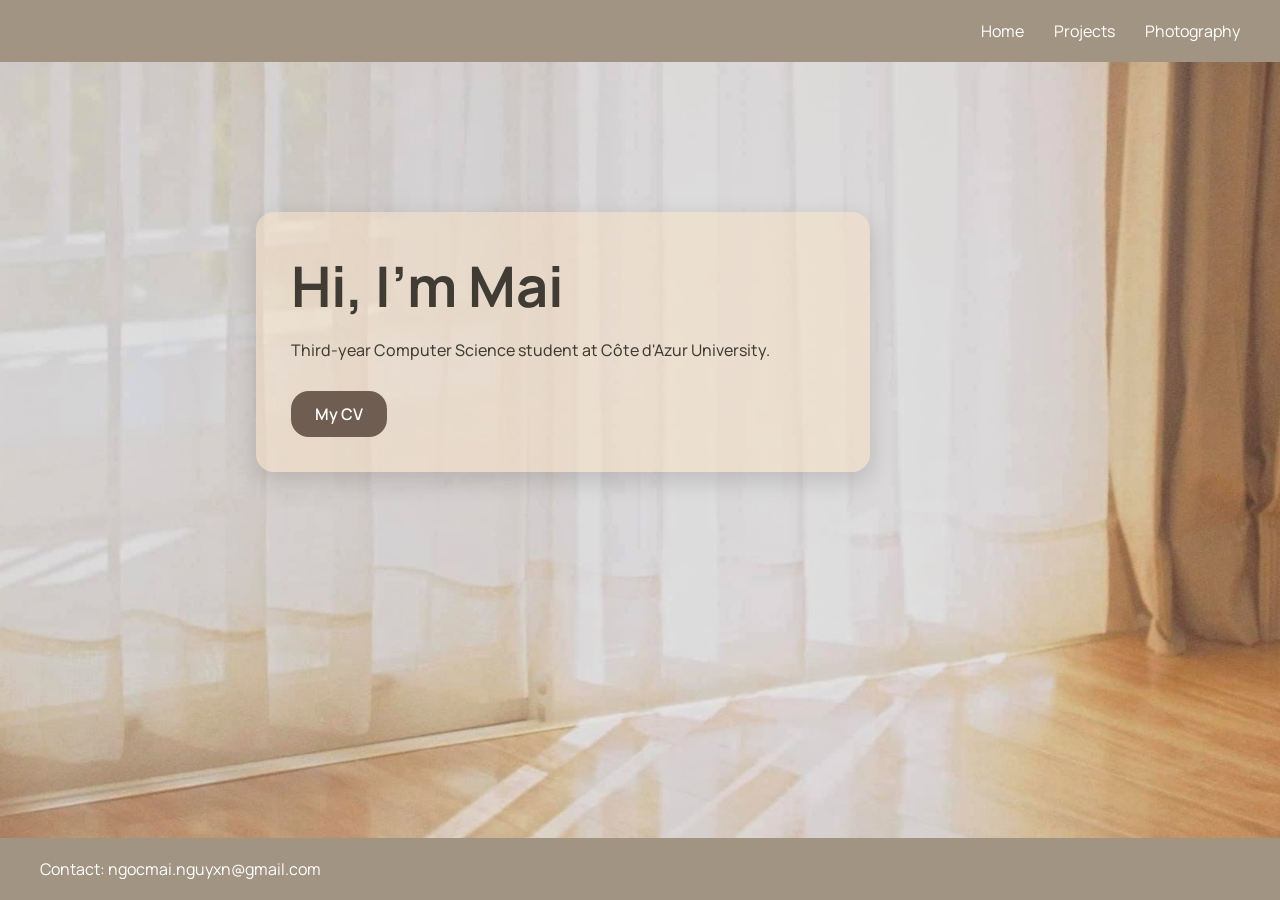
<file: index.html>
<!DOCTYPE html>
<html lang="fr">

<head>
    <meta name="viewport" content="width=device-width, initial-scale=1.0">
    <meta charset="utf-8">
    <title>Home</title>
    <link href="style/style.css" rel="stylesheet" >
    <link href="style/index.css" rel="stylesheet" >
    <link rel="preconnect" href="https://fonts.googleapis.com">
    <link rel="preconnect" href="https://fonts.gstatic.com" crossorigin>
    <link href="https://fonts.googleapis.com/css2?family=Google+Sans:ital,opsz,wght@0,17..18,400..700;1,17..18,400..700&family=Manrope:wght@200..800&family=Montserrat:ital,wght@0,100..900;1,100..900&family=Open+Sans:ital,wght@0,300..800;1,300..800&family=Work+Sans:ital,wght@0,100..900;1,100..900&display=swap" rel="stylesheet">
</head>

<body>
    <header>
        <nav>
            <a href="index.html">Home</a>
            <a href="projets.html">Projects</a>
            <a href="autres.html">Photography</a>
        </nav>
    </header>

    <main>
        <section class="accueil-introduction">
            <div class="contenu">
                <h1>Hi, I'm Mai</h1>
                <p>
                    Third-year Computer Science student at Côte d'Azur University.
                </p>
                <a href="CV_eng.pdf" class="cta" target="_blank">My CV</a>
            </div>
        </section>
    </main>

    <footer>
        <p>Contact: 
        <a href="mailto:ngocmai.nguyxn@gmail.com">ngocmai.nguyxn@gmail.com</a>
        </p>
    </footer>
</body>

</html>
</file>
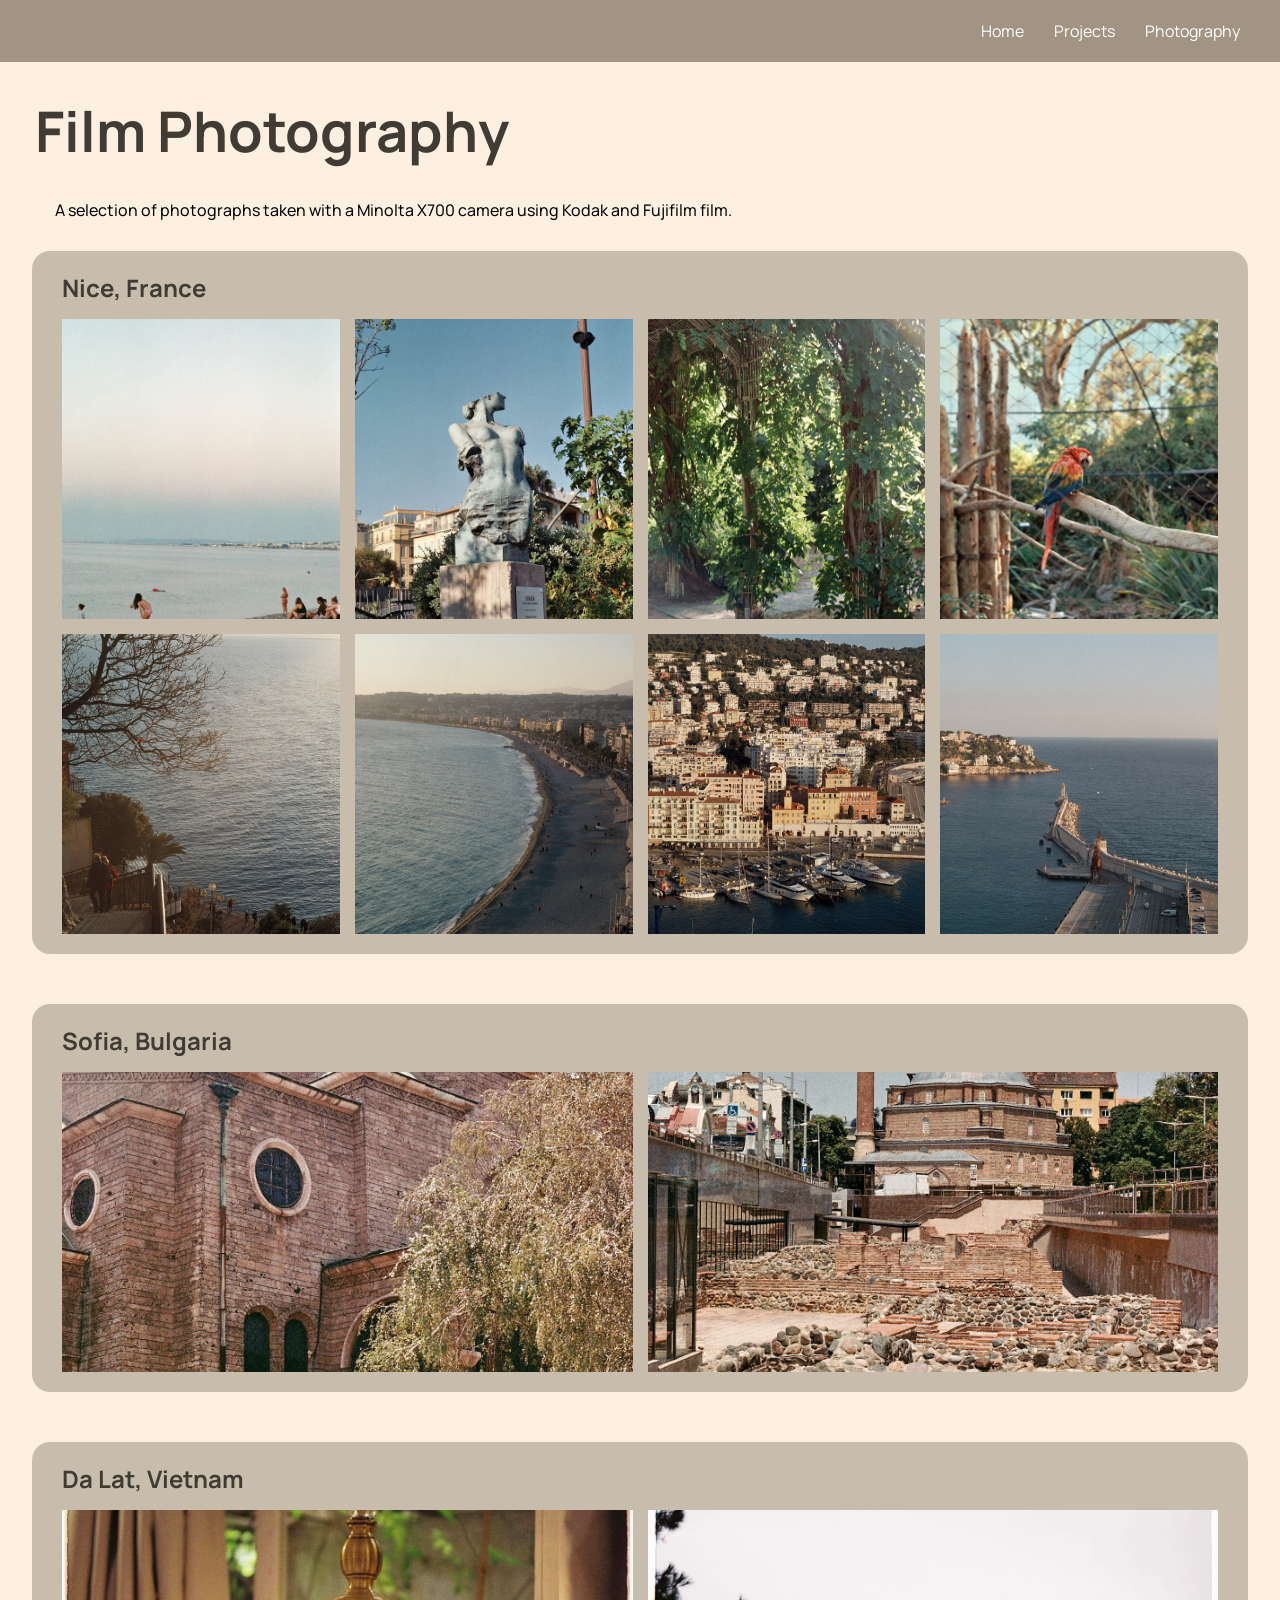
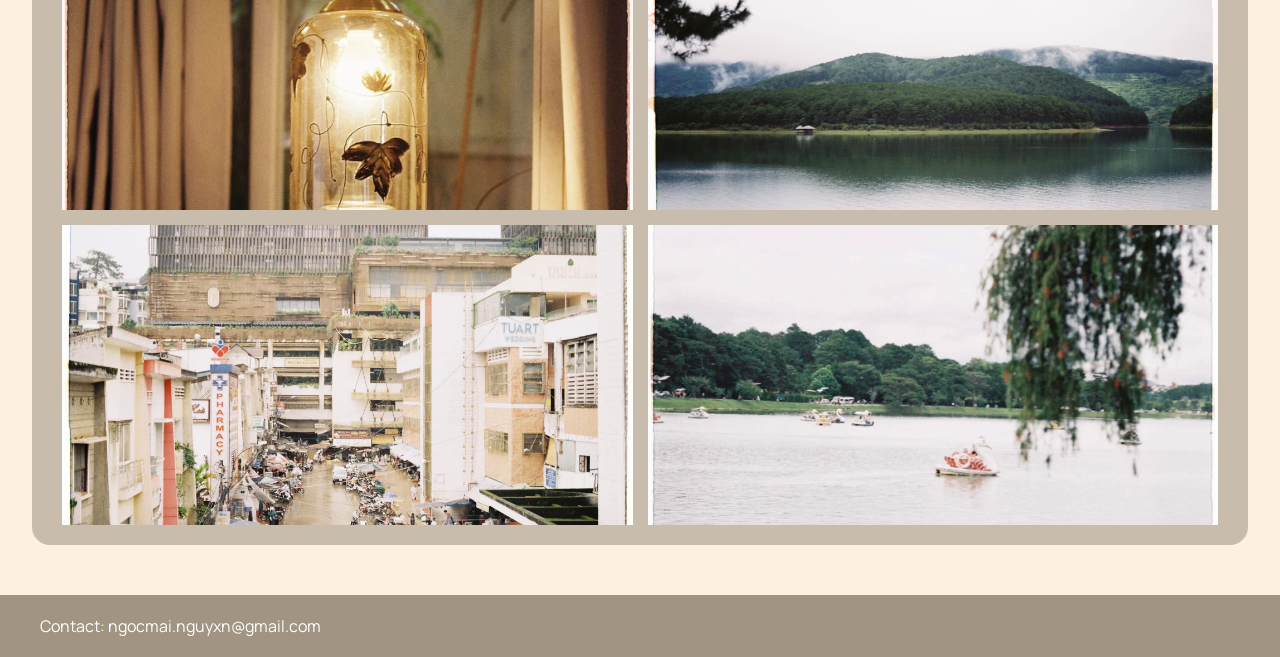
<file: autres.html>
<!DOCTYPE html>
<html lang="fr">

<head>
    <meta name="viewport" content="width=device-width, initial-scale=1.0">
    <meta charset="utf-8">
    <title>Photography</title>
    <link href="style/style.css" rel="stylesheet" >
    <link href="style/autres.css" rel="stylesheet" >
    <link rel="preconnect" href="https://fonts.googleapis.com">
    <link rel="preconnect" href="https://fonts.gstatic.com" crossorigin>
    <link href="https://fonts.googleapis.com/css2?family=Google+Sans:ital,opsz,wght@0,17..18,400..700;1,17..18,400..700&family=Manrope:wght@200..800&family=Montserrat:ital,wght@0,100..900;1,100..900&family=Open+Sans:ital,wght@0,300..800;1,300..800&family=Work+Sans:ital,wght@0,100..900;1,100..900&display=swap" rel="stylesheet">
</head>

<body>
    <header>
        <nav>
            <a href="index.html">Home</a>
            <a href="projets.html">Projects</a>
            <a href="autres.html">Photography</a>
        </nav>
    </header>

    <main>
        <section>
            <h1>Film Photography</h1>
            <p class="p1">
                A selection of photographs taken with a Minolta X700 camera using Kodak and Fujifilm film.
            </p>
        </section>

        <section class="section-photos">
            <div class="sep-photo">
                <h2>Nice, France</h2>
                <div class="grid-nice">
                    <a href="images/photo-film/nice/nice1.jpg" class="conteneur-photos">
                        <img src="images/photo-film/nice/nice1.jpg" alt="a">
                        <div class="photo-hover">Full picture</div>
                    </a>
                    <a href="images/photo-film/nice/nice2.jpg" class="conteneur-photos">
                        <img src="images/photo-film/nice/nice2.jpg" alt="b">
                        <div class="photo-hover">Full picture</div>
                    </a>
                    <a href="images/photo-film/nice/nice3.jpg" class="conteneur-photos">
                        <img src="images/photo-film/nice/nice3.jpg" alt="c">
                        <div class="photo-hover">Full picture</div>
                    </a>
                    <a href="images/photo-film/nice/nice4.jpg" class="conteneur-photos">
                        <img src="images/photo-film/nice/nice4.jpg" alt="d">
                        <div class="photo-hover">Full picture</div>
                    </a>
                    <a href="images/photo-film/nice/nice6.jpg" class="conteneur-photos">
                        <img src="images/photo-film/nice/nice6.jpg" alt="f">
                        <div class="photo-hover">Full picture</div>
                    </a>
                    <a href="images/photo-film/nice/nice7.jpg" class="conteneur-photos">
                        <img src="images/photo-film/nice/nice7.jpg" alt="g">
                        <div class="photo-hover">Full picture</div>
                    </a>
                    <a href="images/photo-film/nice/nice9.jpg" class="conteneur-photos">
                        <img src="images/photo-film/nice/nice9.jpg" alt="i">
                        <div class="photo-hover">Full picture</div>
                    </a>
                    <a href="images/photo-film/nice/nice10.jpg" class="conteneur-photos">
                        <img src="images/photo-film/nice/nice10.jpg" alt="j">
                        <div class="photo-hover">Full picture</div>
                    </a>
                </div>
            </div>
            
            <div class="sep-photo">
                <h2>Sofia, Bulgaria</h2>
                <div class="grid-bul">
                    <a href="images/photo-film/bul/bul1.jpg" class="conteneur-photos">
                        <img src="images/photo-film/bul/bul1.jpg" alt="a">
                        <div class="photo-hover">Full picture</div>
                    </a>
                    <a href="images/photo-film/bul/bul2.jpg" class="conteneur-photos">
                        <img src="images/photo-film/bul/bul2.jpg" alt="b">
                        <div class="photo-hover">Full picture</div>
                    </a>
                </div>
            </div>

            <div class="sep-photo">
                <h2>Da Lat, Vietnam</h2>
                <div class="grid-vn">
                    <a href="images/photo-film/vn/vn2.JPG" class="conteneur-photos">
                        <img src="images/photo-film/vn/vn2.JPG" alt="b">
                        <div class="photo-hover">Full picture</div>
                    </a>
                    <a href="images/photo-film/vn/vn3.JPG" class="conteneur-photos">
                        <img src="images/photo-film/vn/vn3.JPG" alt="c">
                        <div class="photo-hover">Full picture</div>
                    </a>
                    <a href="images/photo-film/vn/vn4.JPG" class="conteneur-photos">
                        <img src="images/photo-film/vn/vn4.JPG" alt="d">
                        <div class="photo-hover">Full picture</div>
                    </a>
                    <a href="images/photo-film/vn/vn5.JPG" class="conteneur-photos">
                        <img src="images/photo-film/vn/vn5.JPG" alt="e">
                        <div class="photo-hover">Full picture</div>
                    </a>
                </div>
            </div>
        </section>
    </main>

    <footer>
        <p>Contact: 
        <a href="mailto:ngocmai.nguyxn@gmail.com">ngocmai.nguyxn@gmail.com</a>
        </p>
    </footer>
</body>
</html>
</file>
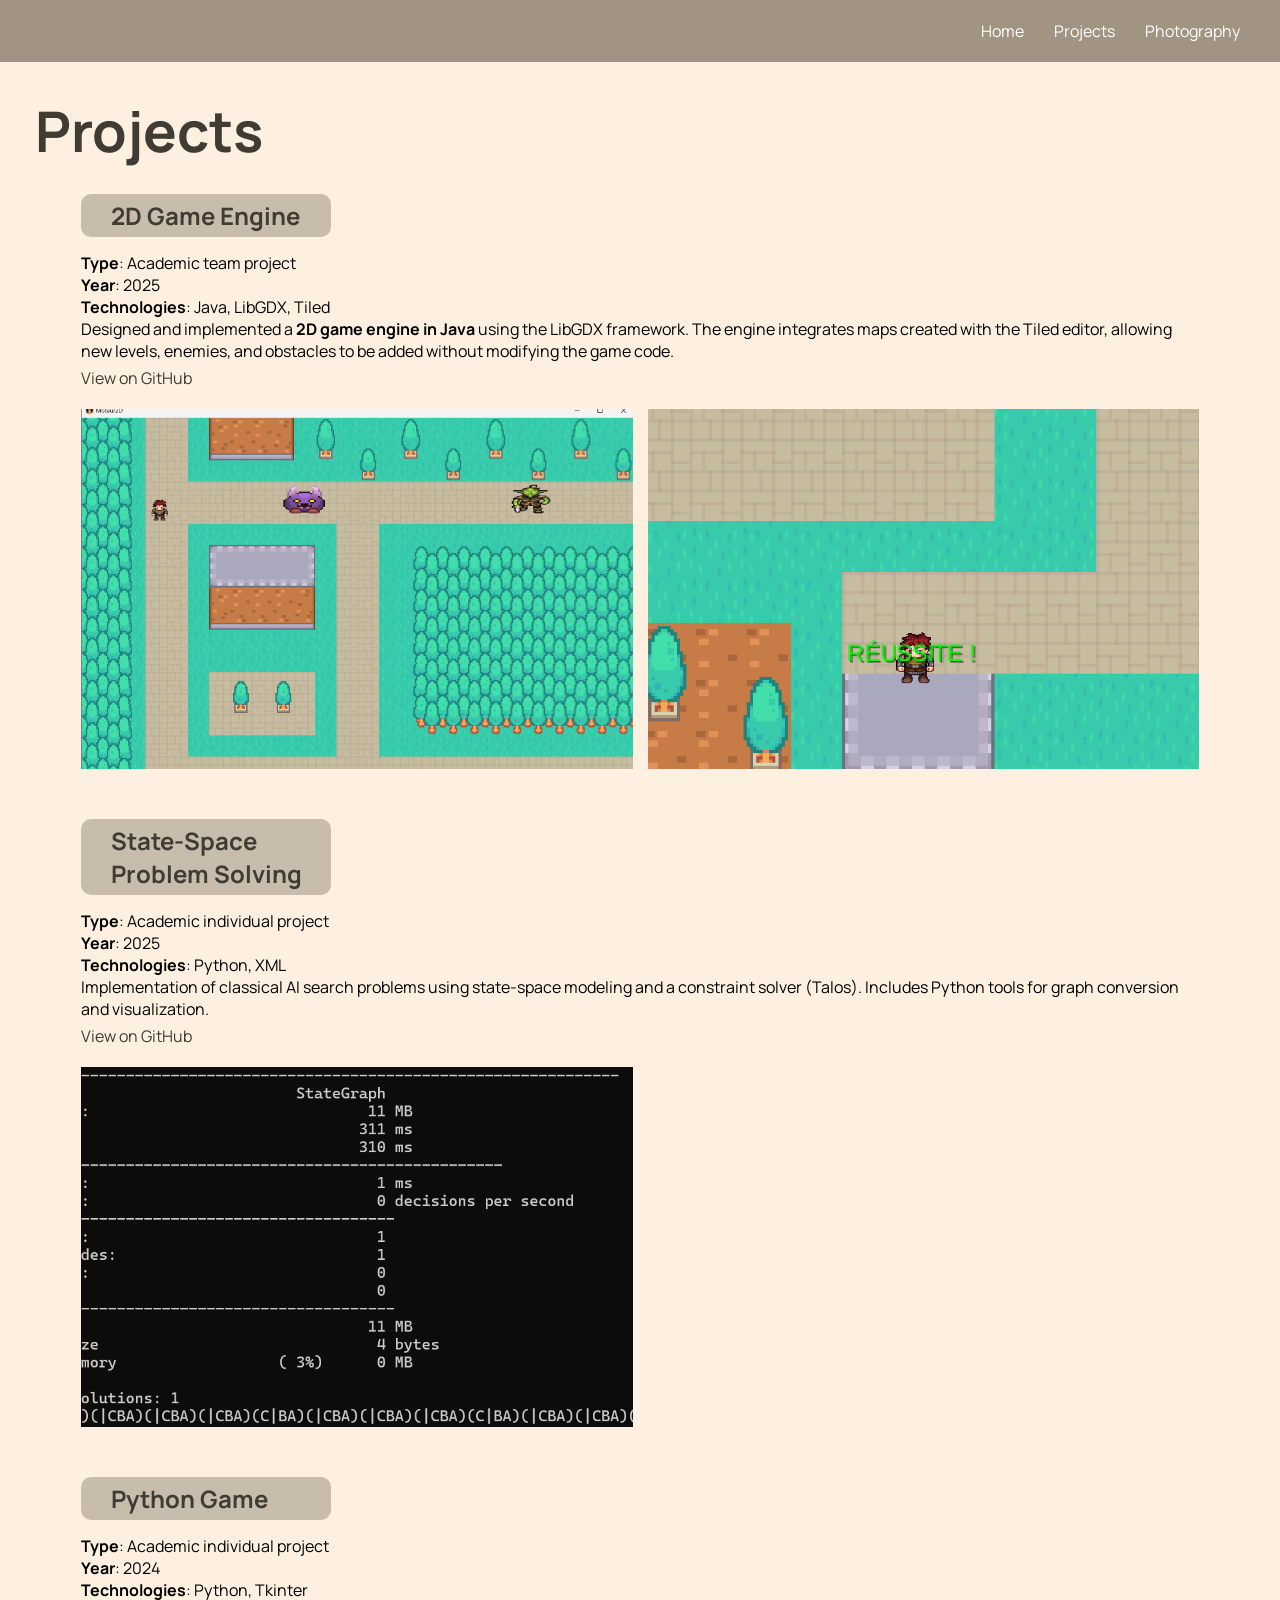
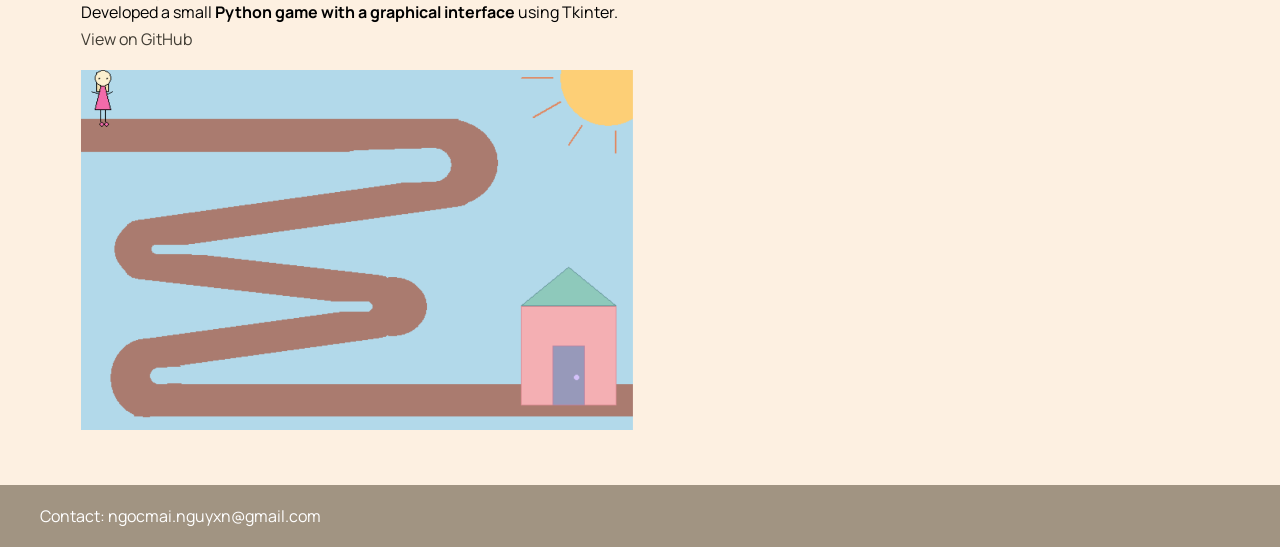
<file: projets.html>
<!DOCTYPE html>
<html lang="fr">

<head>
    <meta name="viewport" content="width=device-width, initial-scale=1.0">
    <meta charset="utf-8">
    <title>Projects</title>
    <link href="style/style.css" rel="stylesheet" >
    <link href="style/projets.css" rel="stylesheet" >
    <link rel="preconnect" href="https://fonts.googleapis.com">
    <link rel="preconnect" href="https://fonts.gstatic.com" crossorigin>
    <link href="https://fonts.googleapis.com/css2?family=Google+Sans:ital,opsz,wght@0,17..18,400..700;1,17..18,400..700&family=Manrope:wght@200..800&family=Montserrat:ital,wght@0,100..900;1,100..900&family=Open+Sans:ital,wght@0,300..800;1,300..800&family=Work+Sans:ital,wght@0,100..900;1,100..900&display=swap" rel="stylesheet">
</head>

<body>
    <header>
        <nav>
            <a href="index.html">Home</a>
            <a href="projets.html">Projects</a>
            <a href="autres.html">Photography</a>
        </nav>
    </header>

    <main>
        <section>
            <h1>Projects</h1>
        </section>

        <section class="section-projets">
            <div class="prj">
                <h2>2D Game Engine</h2>
                <p>
                    <b>Type</b>: Academic team project <br>
                    <b>Year</b>: 2025 <br>
                    <b>Technologies</b>: Java, LibGDX, Tiled <br>
                    Designed and implemented a <b>2D game engine in Java</b> using the LibGDX framework. The engine integrates 
                    maps created with the Tiled editor, allowing new levels, enemies, and obstacles 
                    to be added without modifying the game code.
                </p>
                <div class="git">
                    <a href="https://github.com/moyy04/projet-moteur2d" target="_blank">View on GitHub</a>
                </div>
                <div class="photo">
                    <a href="images/projets/java2025/game1.png" class="conteneur-photos">
                        <img src="images/projets/java2025/game1.png" alt="Map Game">
                        <div class="photo-hover">Full picture</div>
                    </a>
                    <a href="images/projets/java2025/game2.png" class="conteneur-photos">
                        <img src="images/projets/java2025/game2.png" alt="End Game">
                        <div class="photo-hover">Full picture</div>
                    </a>
                </div>
            </div>

            <div class="prj">
                <h2>State-Space Problem Solving</h2>
                <p>
                    <b>Type</b>: Academic individual project <br>
                    <b>Year</b>: 2025 <br>
                    <b>Technologies</b>: Python, XML <br>
                    Implementation of classical AI search problems using state-space modeling and a constraint solver (Talos). 
                    Includes Python tools for graph conversion and visualization.
                </p>
                <div class="git">
                    <a href="https://github.com/moyy04/prj_ai" target="_blank">View on GitHub</a>
                </div>
                <div class="photo">
                    <a href="images/projets/ai2025/wagons.png" class="conteneur-photos">
                        <img src="images/projets/ai2025/wagons.png" alt="Wagons problem">
                        <div class="photo-hover">Full picture</div>
                    </a>
                </div>
            </div>

            <div class="prj">
                <h2>Python Game</h2>
                <p>
                    <b>Type</b>: Academic individual project <br>
                    <b>Year</b>: 2024 <br>
                    <b>Technologies</b>: Python, Tkinter <br>
                    Developed a small <b>Python game with a graphical interface</b> using Tkinter.
                </p>
                <div class="git">
                    <a href="https://github.com/moyy04/projet_thonny" target="_blank">View on GitHub</a>
                </div>
                <div class="photo">
                    <a href="images/projets/python2024/game1.png" class="conteneur-photos">
                        <img src="images/projets/python2024/game1.png" alt="Map Game">
                        <div class="photo-hover">Full picture</div>
                    </a>
                </div>
            </div>
        </section>
    </main>

    <footer>
        <p>Contact: 
        <a href="mailto:ngocmai.nguyxn@gmail.com">ngocmai.nguyxn@gmail.com</a>
        </p>
    </footer>
</body>
</html>
</file>
<file: style/style.css>
html, body {
  height: 100%;
}

* {
  margin: 0;
  box-sizing: border-box;
}

body {
  font-family: 'Manrope', sans-serif;
  font-size: 1em;
  background-color: rgba(252, 227, 197, 0.5);
  display: flex;
  flex-direction: column;
}

main {
  flex: 1;
}

h1 {
  font-size: 3.5em;
}

p {
  font-size: 1em;
}

a {
  text-decoration: none;
}

header,
footer {
  background-color:#a19482;
  padding: 20px 40px;
}

nav {
  display: flex;
  flex-direction: row;
  justify-content: flex-end;
  gap: 30px;
}

footer {
  display: flex;
  align-items: center;
}

nav a,
footer a {
  color: white;
}

a:hover {
  text-decoration: underline;
}

footer p {
  color: white;
}

@media screen and (max-width: 900px) {
  header,
  footer {
    padding: 20px 25px;
  }
  nav {
    gap: 20px;
  }
}

@media screen and (max-width: 600px) {
  header,
  footer {
    padding: 15px 20px;
  }
  nav {
    justify-content: center;
    gap: 15px;
    flex-wrap: wrap;
  }

  h1 {
    font-size: 2.2em;
  }

  h2 {
    font-size: 1.3em;
  }

  p {
    font-size: 0.95em;
  }
}
</file>
<file: style/index.css>
body {
  background-image: url("../images/cover/cover1.JPG");
  background-size: cover;
  background-position: center;
  background-repeat: no-repeat;
}
.accueil-introduction {
  display: flex;
  flex-direction: column;
  width: 60%;
  align-items: flex-start;
  margin: auto;
  padding-top: 150px;
}

.contenu {
  background-color: rgba(252, 227, 197, 0.5);
  padding: 35px;
  border-radius: 18px;
  max-width: 650px;
  box-shadow: 0 8px 25px rgba(0, 0, 0, 0.15);
  padding-right: 100px;
}

.accueil-introduction h1 {
  margin-bottom: 15px;
  color: #403c33;
}

.accueil-introduction p {
  margin-bottom: 30px;
  color: #403c33;
  font-weight: 450;
}

.accueil-introduction a {
  color: white;
}

.cta {
  display: inline-block;
  background-color: #705d52;
  color: white;
  padding: 12px 24px;
  border-radius: 18px;
  font-weight: 600;
}

.cta:hover {
  background-color: #916340;
}

@media screen and (max-width: 900px) {
  .accueil-introduction {
    width: 80%;
    padding-top: 100px;
    padding-bottom: 80px;
  }
}

@media screen and (max-width: 600px) {
  .accueil-introduction {
    width: 90%;
    padding-top: 60px;
    padding-bottom: 50px;
  }

  .accueil-introduction h1 {
    font-size: 2.2em;
  }

  .contenu {
    padding: 20px;
  }
}
</file>
<file: style/autres.css>
.section-photos {
  display: flex;
  flex-direction: column;
  width: 90%;
  margin: auto;
}

h1 {
  margin-left: 35px;
  margin-top: 30px;
  color: #403c33;
}

.p1 {
  margin: 30px 55px;
  font-weight: 450;
}

.section-photos {
  width: 95%;
  margin: auto;
}

.sep-photo {
  background-color: rgba(148, 140, 121, 0.5);
  margin-bottom: 50px;
  padding: 20px 30px;
  border-radius: 18px;
}

.sep-photo h2 {
  color: #403c33;
  margin-bottom: 15px;
}

.grid-nice {
  display: grid;
  grid-template-columns: repeat(4, 1fr);
  grid-auto-rows: 300px;
  gap: 15px;
}

.grid-bul {
  display: grid;
  grid-template-columns: repeat(2, 1fr);
  grid-auto-rows: 300px;
  gap: 15px;
}

.grid-vn {
  display: grid;
  grid-template-columns: repeat(2, 1fr);
  grid-auto-rows: 300px;
  gap: 15px;
}

.grid-bul img,
.grid-nice img,
.grid-vn img {
  width: 100%;
  height: 100%;
  object-fit: cover;
}

.conteneur-photos {
  position: relative;
}

.photo-hover {
  position: absolute;
  top: 0;
  left: 0;
  right: 0;
  bottom: 0;
  display: flex;
  align-items: center;
  justify-content: center;
  font-size: 1em;
  color: white;
  background-color: rgba(0, 0, 0, 0.7);
  display: none;
}

.conteneur-photos:hover .photo-hover {
    display: flex;
}

@media screen and (max-width: 900px) {
  .grid-nice {
    grid-template-columns: repeat(3, 1fr);
  }
}

@media screen and (max-width: 600px) {
  .section-photos {
    padding: 15px;
  }

  .grid-nice,
  .grid-bul,
  .grid-vn {
    grid-template-columns: 1fr;
    grid-auto-rows: 220px;
    gap: 10px;
  }

  h1 {
    margin-left: 15px;
    margin-top: 20px;
  }

  .section-photos h2 {
    margin-top: 20px;
    margin-bottom: 15px;
  }

  .sep-photo {
    margin-bottom: 35px;
  }
}
</file>
<file: style/projets.css>
.section-projets {
  display: flex;
  flex-direction: column;
  width: 92%;
  margin: auto;
  padding-bottom: 30px;
}

h1 {
  margin-left: 35px;
  margin-top: 30px;
  color: #403c33;
}
.prj {
  padding: 25px 30px;
}

.prj h2 {
  margin-bottom: 15px;
  background-color: rgba(148, 140, 121, 0.5);
  max-width: 250px;
  border-radius: 10px;
  padding: 5px;
  padding-left: 30px;
  color: #403c33;
}

.game p {
  color: #403c33;
}

.git {
  margin-top: 5px;
}

.git a {
  color: #403c33;
}

.git a:visited {
  color: rgb(112, 71, 145);
}

.git a:hover {
  color: blue;
}

.photo {
  display: grid;
  grid-template-columns: repeat(2, 1fr);
  grid-auto-rows: 360px;
  gap: 15px;
  margin-top: 20px;
}

img {
  width: 100%;
  height: 100%;
  object-fit: cover;
}

.conteneur-photos {
  position: relative;
}

.photo-hover {
  position: absolute;
  top: 0;
  left: 0;
  right: 0;
  bottom: 0;
  display: flex;
  align-items: center;
  justify-content: center;
  font-size: 1em;
  color: white;
  background-color: rgba(0, 0, 0, 0.6);
  display: none;
}

.conteneur-photos:hover .photo-hover {
  display: flex;
}

@media screen and (max-width: 900px) {
  .section-projets {
    width: 95%;
  }

  .photo {
    grid-template-columns: 1fr;
    grid-auto-rows: 250px;
  }
}

@media screen and (max-width: 600px) {
  .prj {
    padding: 20px;
  }

  .prj h2 {
    max-width: 100%;
    padding-left: 15px;
    padding-right: 15px;
  }

  .photo {
    grid-template-columns: 1fr;
    grid-auto-rows: 200px;
    gap: 10px;
  }

  h1 {
    margin-left: 15px;
    margin-top: 20px;
  }
}
</file>
